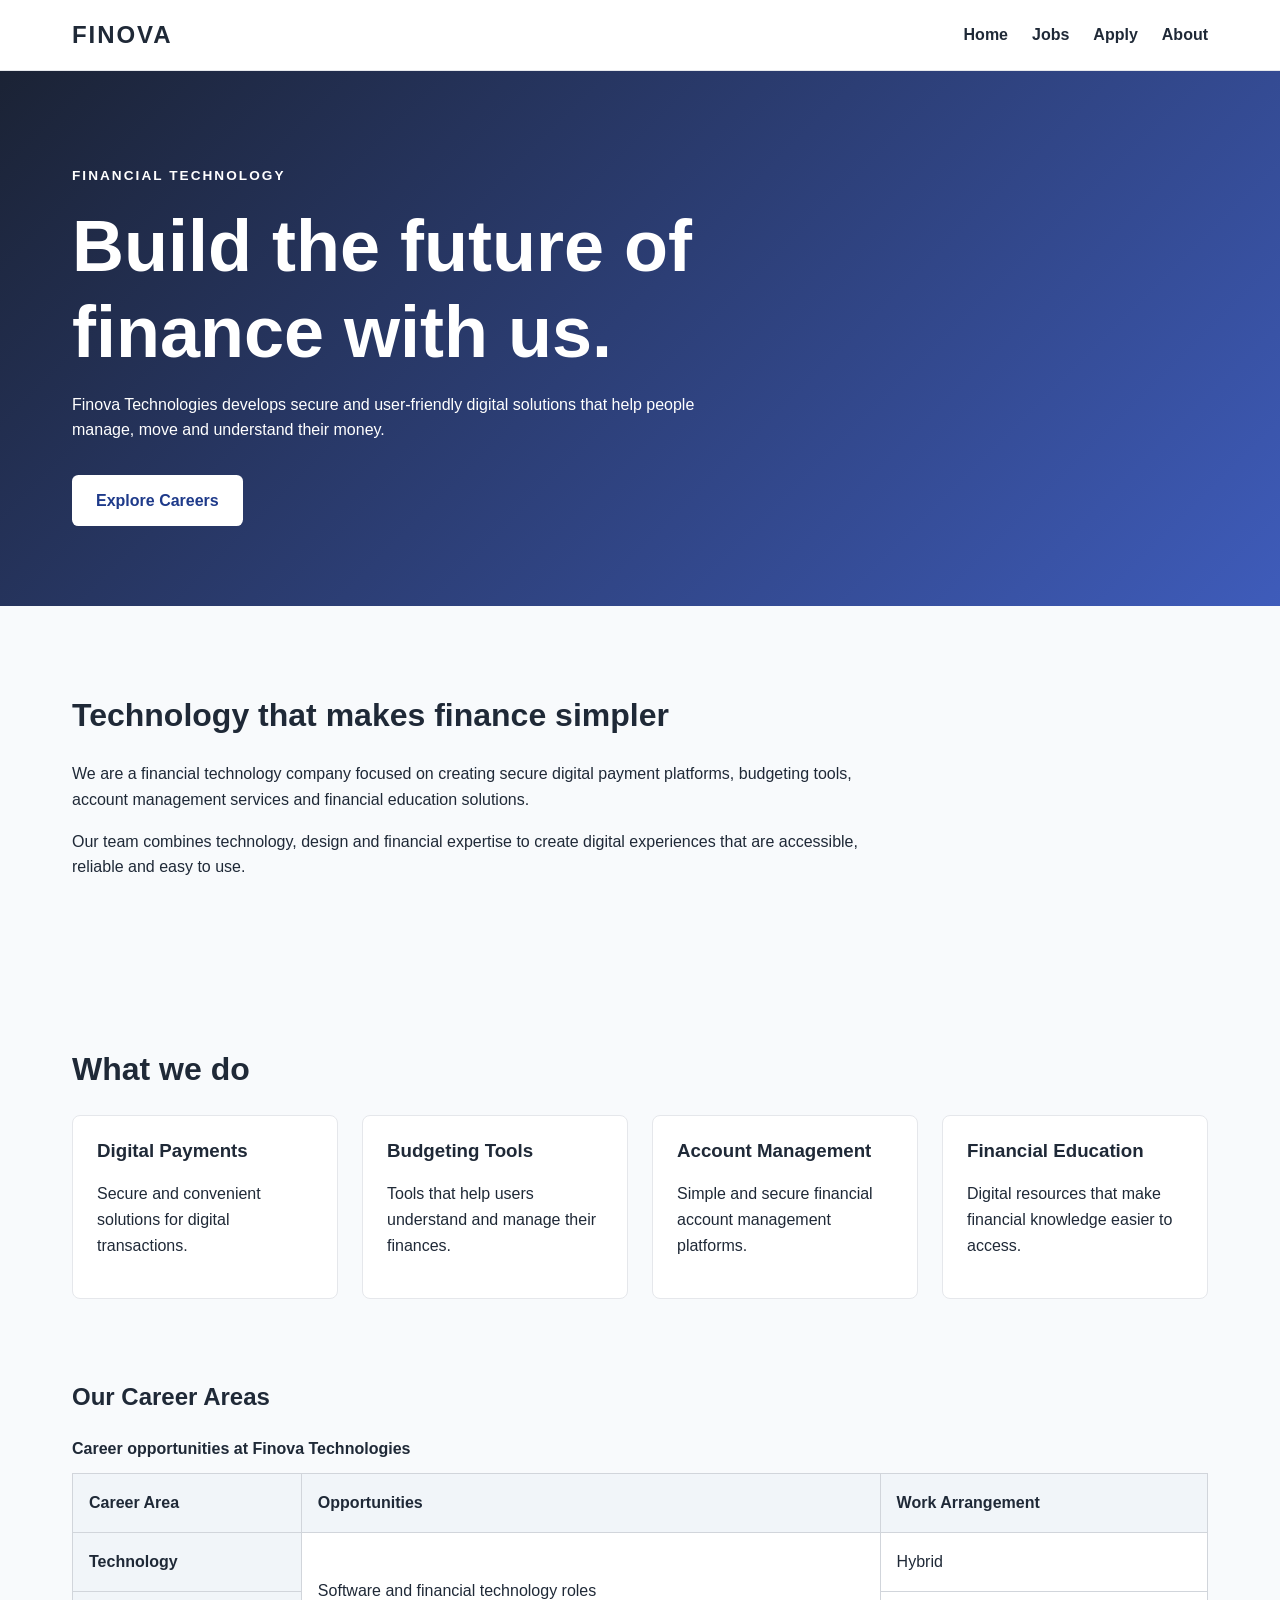
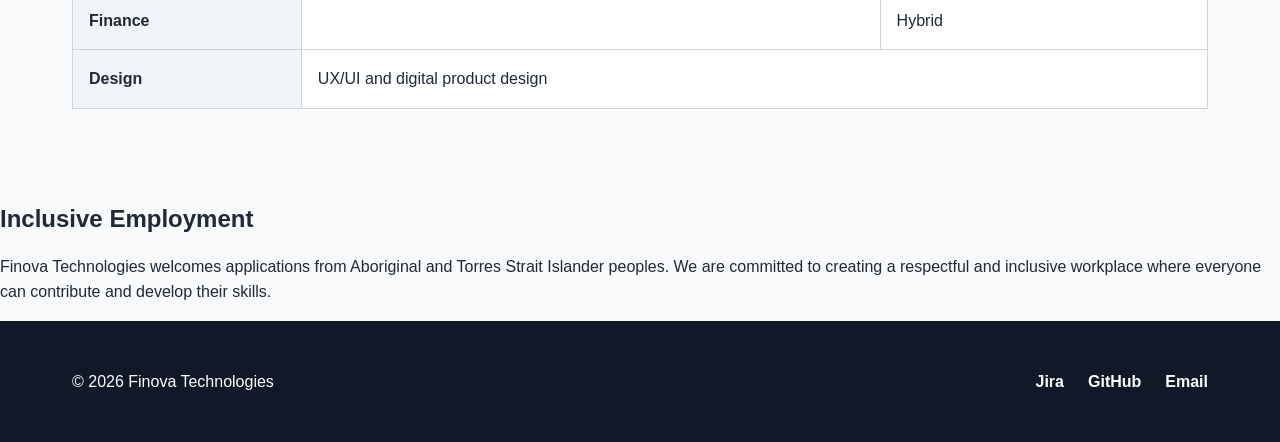
<file: index.html>
<!DOCTYPE html>
<html lang="en">

<head>
    <meta charset="UTF-8">
    <meta name="viewport" content="width=device-width, initial-scale=1.0">
    <title>Finova Technologies | Home</title>

    <link rel="stylesheet" href="styles/styles.css">

    <style>
        .inclusion {
            margin-top: 2rem;
        }
    </style>
</head>

<body>

    <header>
        <div class="site-header">

            <a href="index.html" class="logo">
                FINOVA
            </a>

            <nav aria-label="Main navigation">
                <ul>
                    <li><a href="index.html">Home</a></li>
                    <li><a href="jobs.html">Jobs</a></li>
                    <li><a href="apply.html">Apply</a></li>
                    <li><a href="about.html">About</a></li>
                </ul>
            </nav>

        </div>
    </header>

    <main aria-label="Home page">

        <section class="hero">

            <div class="hero-content">

                <p class="eyebrow" style="letter-spacing: 0.15em;">
                    FINANCIAL TECHNOLOGY
                </p>

                <h1>Build the future of finance with us.</h1>

                <p>
                    Finova Technologies develops secure and user-friendly
                    digital solutions that help people manage, move and
                    understand their money.
                </p>

                <a href="jobs.html" class="button">
                    Explore Careers
                </a>

            </div>

        </section>


        <section class="introduction">

            <h2>Technology that makes finance simpler</h2>

            <p>
                We are a financial technology company focused on creating
                secure digital payment platforms, budgeting tools, account
                management services and financial education solutions.
            </p>

            <p>
                Our team combines technology, design and financial expertise
                to create digital experiences that are accessible, reliable
                and easy to use.
            </p>

        </section>


        <section class="services">

            <h2>What we do</h2>

            <div class="service-list">

                <article>
                    <h3>Digital Payments</h3>
                    <p>
                        Secure and convenient solutions for digital
                        transactions.
                    </p>
                </article>

                <article>
                    <h3>Budgeting Tools</h3>
                    <p>
                        Tools that help users understand and manage
                        their finances.
                    </p>
                </article>

                <article>
                    <h3>Account Management</h3>
                    <p>
                        Simple and secure financial account management
                        platforms.
                    </p>
                </article>

                <article>
                    <h3>Financial Education</h3>
                    <p>
                        Digital resources that make financial knowledge
                        easier to access.
                    </p>
                </article>

            </div>

        </section>


        <section class="career-areas">

            <h2>Our Career Areas</h2>

            <table>

                <caption>Career opportunities at Finova Technologies</caption>

                <thead>
                    <tr>
                        <th scope="col">Career Area</th>
                        <th scope="col">Opportunities</th>
                        <th scope="col">Work Arrangement</th>
                    </tr>
                </thead>

                <tbody>
                    <tr>
                        <th scope="row">Technology</th>
                        <td rowspan="2">
                            Software and financial technology roles
                        </td>
                        <td>Hybrid</td>
                    </tr>

                    <tr>
                        <th scope="row">Finance</th>
                        <td>Hybrid</td>
                    </tr>

                    <tr>
                        <th scope="row">Design</th>
                        <td colspan="2">
                            UX/UI and digital product design
                        </td>
                    </tr>
                </tbody>

            </table>

        </section>


        <section class="inclusion">

            <h2>Inclusive Employment</h2>

            <p>
                Finova Technologies welcomes applications from Aboriginal
                and Torres Strait Islander peoples. We are committed to
                creating a respectful and inclusive workplace where
                everyone can contribute and develop their skills.
            </p>

        </section>

    </main>


    <footer>

        <div class="footer-content">

            <p>&copy; 2026 Finova Technologies</p>

            <nav aria-label="Footer navigation">
                <ul>
                    <li><a href="https://jiajinzhang.atlassian.net/jira/software/projects/CGFTFC/boards/2/backlog">Jira</a></li>
                    <li><a href="https://github.com/JiajinZhang-123/COS10026-G04-Financial-Technology-FinTech-Company">GitHub</a></li>
                    <li>
                        <a href="mailto:info@finova.example">
                            Email
                        </a>
                    </li>
                </ul>
            </nav>

        </div>

    </footer>

</body>

</html>
</file>
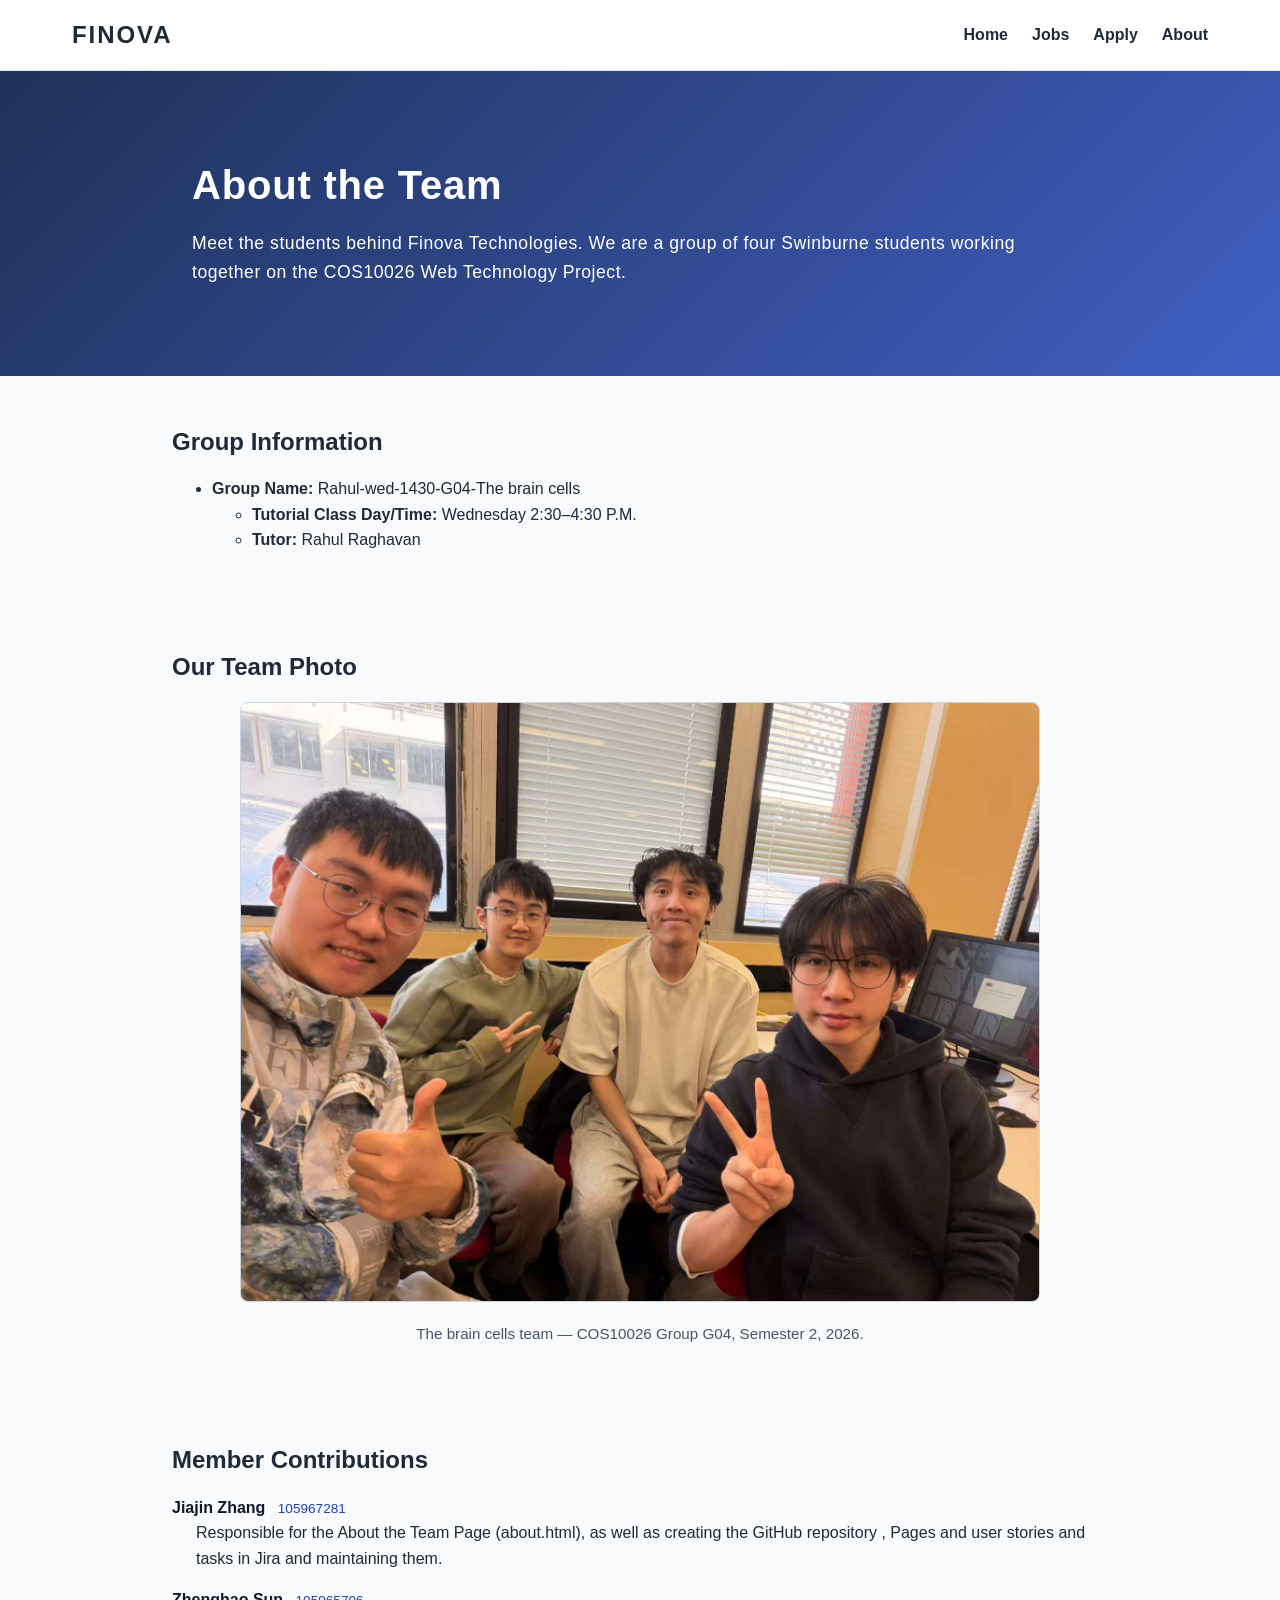
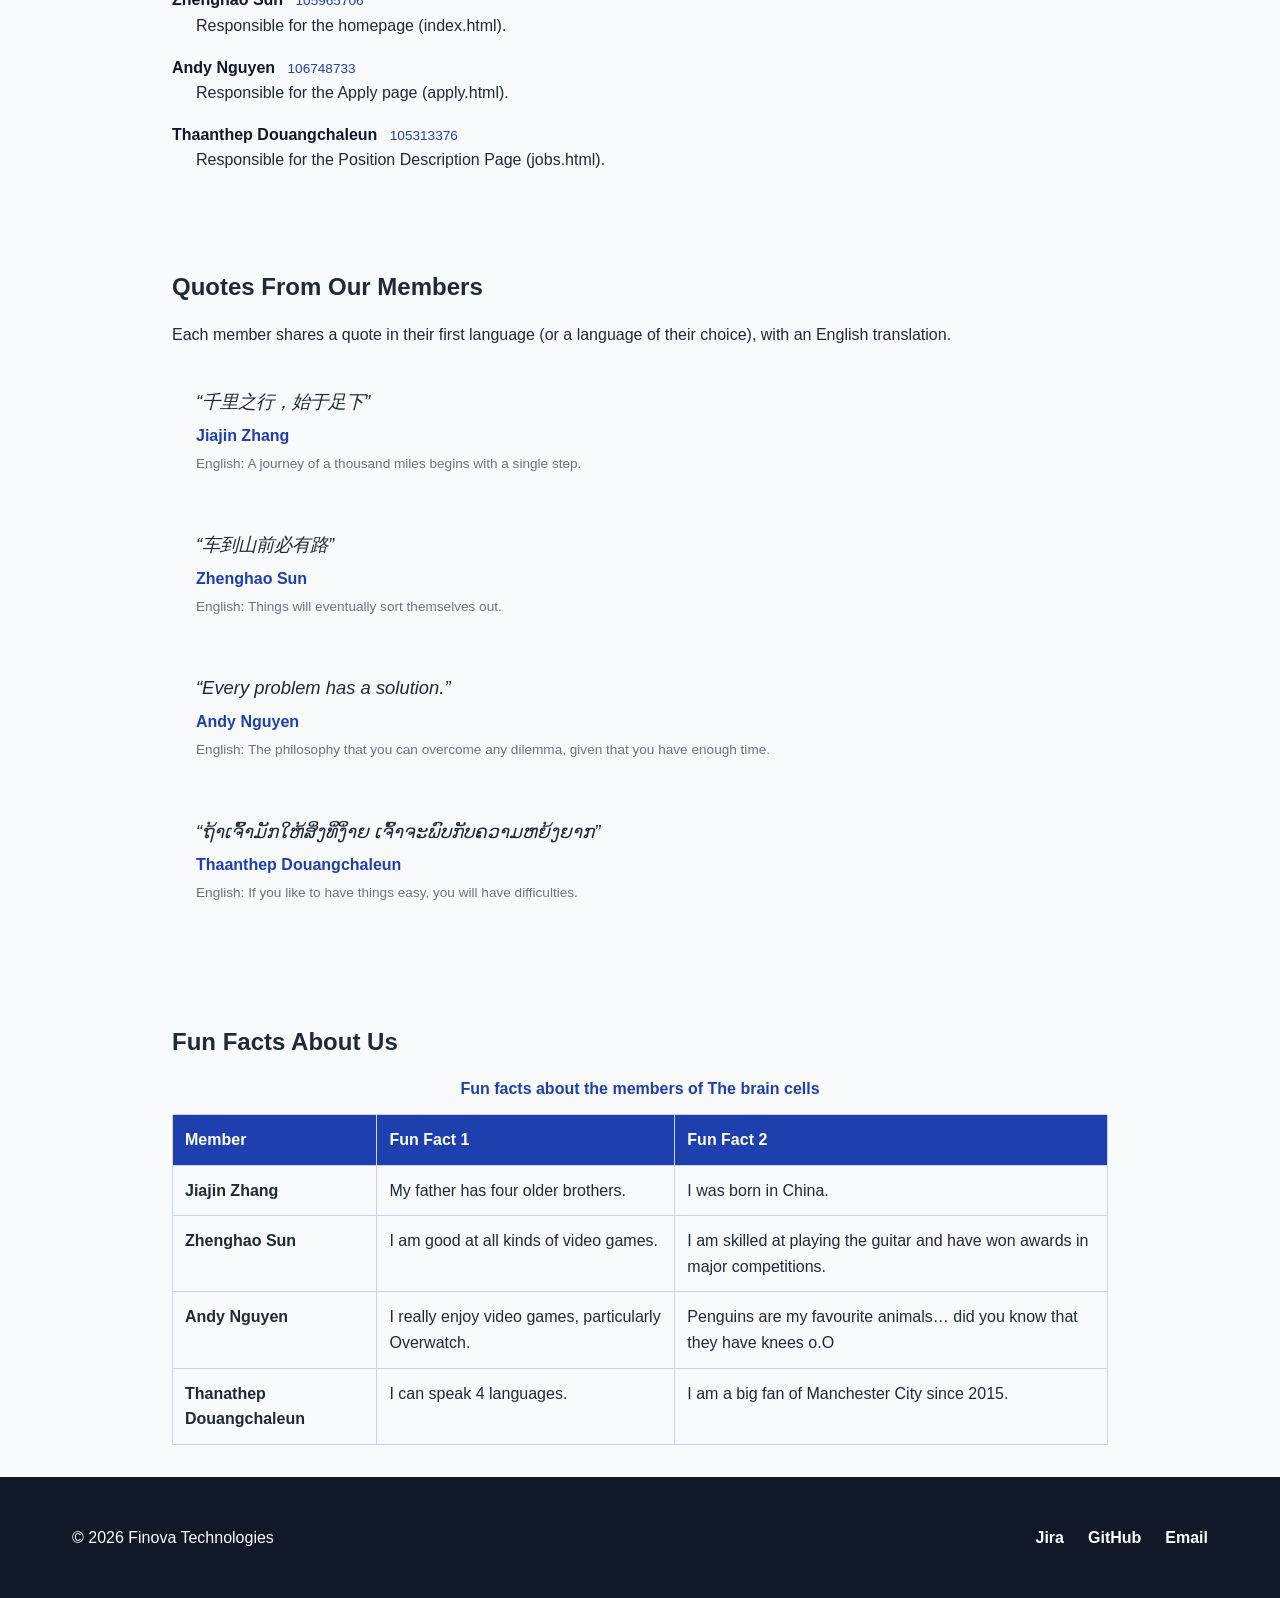
<file: about.html>
<!DOCTYPE html>
<html lang="en">

<head>
    <meta charset="UTF-8">
    <meta name="viewport" content="width=device-width, initial-scale=1.0">

    <title>Finova Technologies | About the Team</title>

    <link rel="stylesheet" href="styles/styles.css">
    <!-- Internal CSS -->
    <style>
    .about-intro {
            letter-spacing: 0.03em;
        }
    </style>

</head>

<body>

    <header>
        <div class="site-header">

            <a href="index.html" class="logo">
                FINOVA
            </a>

            <nav aria-label="Main navigation">
                <ul>
                    <li><a href="index.html">Home</a></li>
                    <li><a href="jobs.html">Jobs</a></li>
                    <li><a href="apply.html">Apply</a></li>
                    <li><a href="about.html">About</a></li>
                </ul>
            </nav>

        </div>
    </header>



    <main aria-label="About the team">

        <!-- Page title -->
        <section class="about-hero">
            <!-- Inline CSS -->
            <h1 style="letter-spacing: 0.02em;">About the Team</h1>

            <p class="about-intro">
                Meet the students behind Finova Technologies.
                We are a group of four Swinburne students working
                together on the COS10026 Web Technology Project.
            </p>
        </section>


        <!-- Group information -->
        <section class="about-section">

            <h2>Group Information</h2>

            <ul class="group-info">
                <li>
                    <strong>Group Name:</strong>
                    Rahul-wed-1430-G04-The brain cells
                    <ul>
                        <li>
                            <strong>Tutorial Class Day/Time:</strong>
                            Wednesday 2:30&ndash;4:30 P.M.
                        </li>
                        <li>
                            <strong>Tutor:</strong>
                            Rahul Raghavan
                        </li>
                    </ul>
                </li>
            </ul>

        </section>


        <!-- Group photo -->
        <section class="about-section">

            <h2>Our Team Photo</h2>

            <figure class="group-figure">
                <img src="images/group.jpg" alt="Group photo of the Finova Technologies student team." width="800">
                <figcaption>
                    The brain cells team &mdash; COS10026 Group G04,
                    Semester 2, 2026.
                </figcaption>
            </figure>

        </section>


        <!-- Member contributions -->
        <section class="about-section">

            <h2>Member Contributions</h2>

            <dl class="contributions">
                <dt>
                    Jiajin Zhang
                    <span class="student-id">105967281</span>
                </dt>
                <dd>
                    Responsible for the About the Team Page
                    (about.html), as well as creating the GitHub
                    repository , Pages and user stories and tasks in Jira
                    and maintaining them.
                </dd>

                <dt>
                    Zhenghao Sun
                    <span class="student-id">105965706</span>
                </dt>
                <dd>
                    Responsible for the homepage (index.html).
                </dd>

                <dt>
                    Andy Nguyen
                    <span class="student-id">106748733</span>
                </dt>
                <dd>
                    Responsible for the Apply page (apply.html).
                </dd>

                <dt>
                    Thaanthep Douangchaleun
                    <span class="student-id">105313376</span>
                </dt>
                <dd>
                    Responsible for the Position Description Page
                    (jobs.html).
                </dd>
            </dl>

        </section>


        <!-- Quotes from each member -->
        <section class="about-section">

            <h2>Quotes From Our Members</h2>

            <p>
                Each member shares a quote in their first language
                (or a language of their choice), with an English
                translation.
            </p>

            <article class="quote-card">
                <p class="quote-original">&ldquo;千里之行，始于足下&rdquo;</p>
                <p class="quote-author">Jiajin Zhang</p>
                <p class="quote-english">
                    English: A journey of a thousand miles begins with a
                    single step.
                </p>
            </article>

            <article class="quote-card">
                <p class="quote-original">&ldquo;车到山前必有路&rdquo;</p>
                <p class="quote-author">Zhenghao Sun</p>
                <p class="quote-english">
                    English: Things will eventually sort themselves out.
                </p>
            </article>

            <article class="quote-card">
                <p class="quote-original">&ldquo;Every problem has a solution.&rdquo;</p>
                <p class="quote-author">Andy Nguyen</p>
                <p class="quote-english">
                    English: The philosophy that you can overcome any
                    dilemma, given that you have enough time.
                </p>
            </article>

            <article class="quote-card">
                <p class="quote-original">
                    &ldquo;ຖ້າເຈົ້າມັກໃຫ້ສິ່ງທິ່ງິ່າຍ
                    ເຈົ້າຈະພົບກັບຄວາມຫຍ້ງຍາກ&rdquo;
                </p>
                <p class="quote-author">Thaanthep Douangchaleun</p>
                <p class="quote-english">
                    English: If you like to have things easy, you will
                    have difficulties.
                </p>
            </article>

        </section>


        <!-- Fun facts table -->
        <section class="about-section">

            <h2>Fun Facts About Us</h2>

            <table class="fun-facts">
                <caption>
                    Fun facts about the members of The brain cells
                </caption>

                <thead>
                    <tr>
                        <th scope="col">Member</th>
                        <th scope="col">Fun Fact 1</th>
                        <th scope="col">Fun Fact 2</th>
                    </tr>
                </thead>

                <tbody>
                    <tr>
                        <th scope="row">Jiajin Zhang</th>
                        <td>My father has four older brothers.</td>
                        <td>I was born in China.</td>
                    </tr>
                    <tr>
                        <th scope="row">Zhenghao Sun</th>
                        <td>I am good at all kinds of video games.</td>
                        <td>
                            I am skilled at playing the guitar and
                            have won awards in major competitions.
                        </td>
                    </tr>
                    <tr>
                        <th scope="row">Andy Nguyen</th>
                        <td>
                            I really enjoy video games, particularly
                            Overwatch.
                        </td>
                        <td>
                            Penguins are my favourite animals&hellip;
                            did you know that they have knees o.O
                        </td>
                    </tr>
                    <tr>
                        <th scope="row">Thanathep Douangchaleun</th>
                        <td>I can speak 4 languages.</td>
                        <td>I am a big fan of Manchester City since 2015.</td>
                    </tr>
                </tbody>
            </table>

        </section>

    </main>



    <footer>

        <div class="footer-content">

            <p>&copy; 2026 Finova Technologies</p>

            <nav aria-label="Footer navigation">
                <ul>
                    <li><a href="https://jiajinzhang.atlassian.net/jira/software/projects/CGFTFC/boards/2/backlog">Jira</a></li>
                    <li><a
                            href="https://github.com/JiajinZhang-123/COS10026-G04-Financial-Technology-FinTech-Company">GitHub</a>
                    </li>
                    <li>
                        <a href="mailto:info@finova.example">
                            Email
                        </a>
                    </li>
                </ul>
            </nav>

        </div>

    </footer>

</body>

</html>
</file>
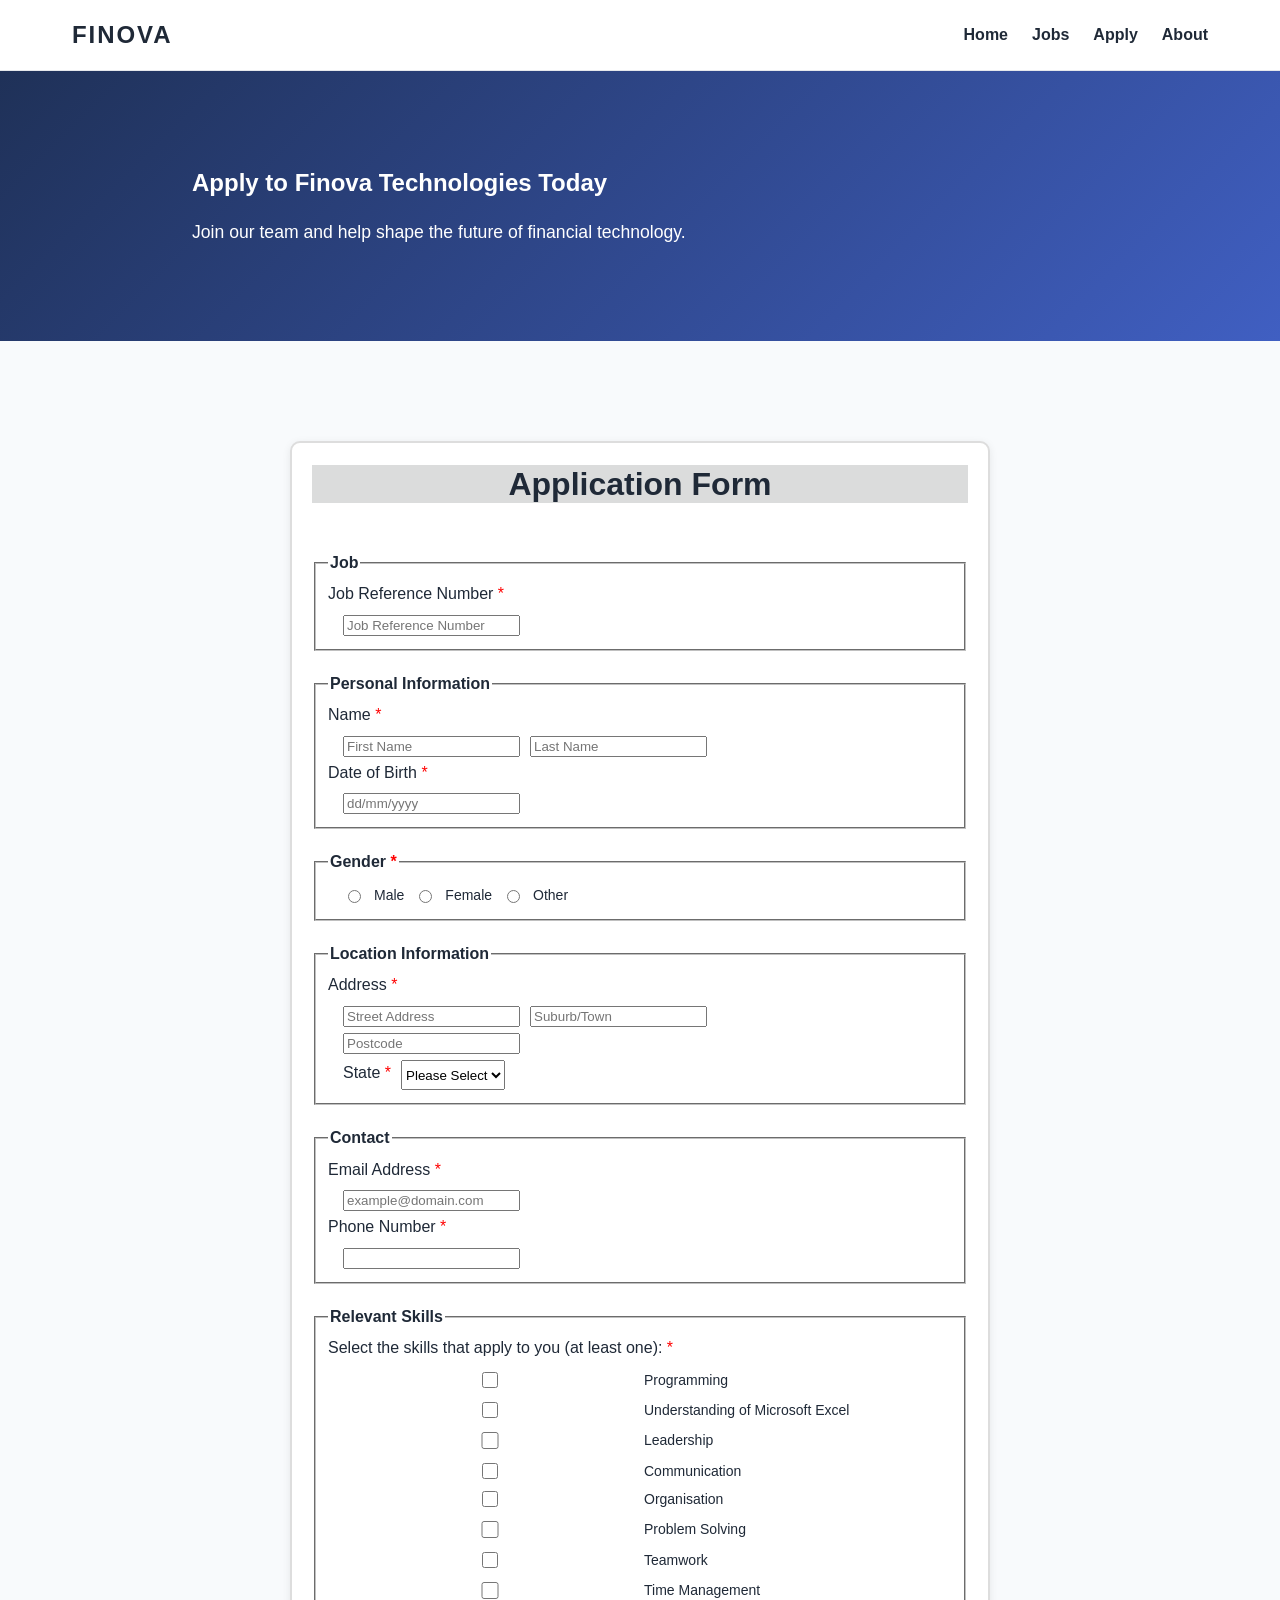
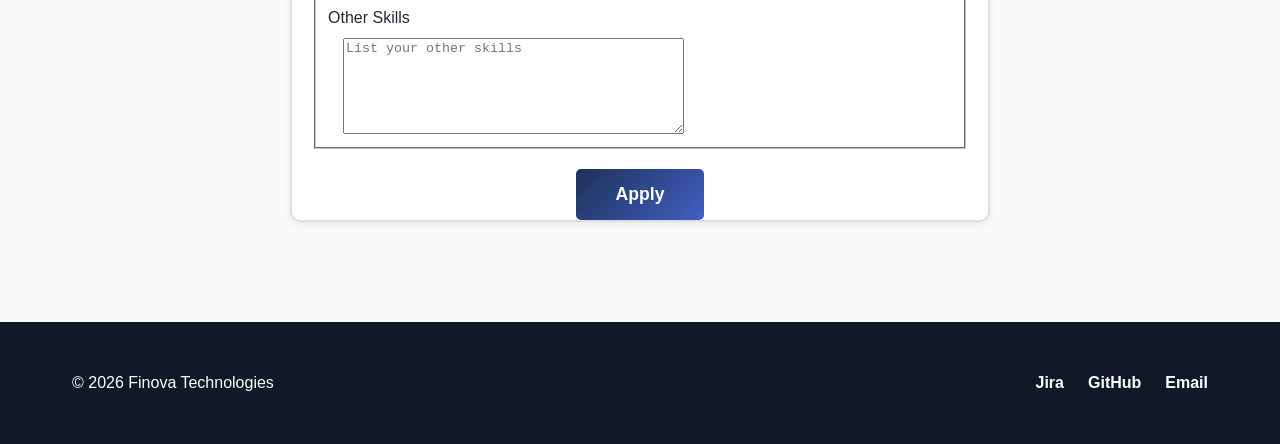
<file: apply.html>
<!DOCTYPE html>
<html lang="en">

    <head>
        <meta charset="UTF-8">
        <meta name="viewport" content="width=device-width, initial-scale=1.0">
        <title>Finova Technologies | Apply</title>

        <link rel="stylesheet" href="styles/styles.css">

        <style>
            fieldset {
                margin-bottom: 20px;
            }
        </style>

    </head>

    <body>
         <header>
            <div class="site-header">
                <a href="index.html" class="logo">
                    FINOVA
                </a>
                <nav aria-label="Main navigation">
                    <ul>
                        <li><a href="index.html">Home</a></li>
                        <li><a href="jobs.html">Jobs</a></li>
                        <li><a href="apply.html">Apply</a></li>
                        <li><a href="about.html">About</a></li>
                    </ul>
                </nav>
            </div>
        </header>

        <main aria-label="Job application form">

        <section class ="heroApply">
            <div class = "heroContentApply">
                <h2>Apply to Finova Technologies Today</h2>
                <p>Join our team and help shape the future of financial technology.</p>
            </div>
        </section>

        <div class="applyForm">

            <form action="https://mercury.swin.edu.au/it000000/formtest.php" method="POST">
                <h1 style="text-align: center; background: #dbdcdc;" >Application Form</h1>
                <br>
                <fieldset>
                    <legend><strong>Job</strong></legend>
                    <p class="infoTitle"> <label for="jobReferenceNumber">Job Reference Number <span class="required" aria-hidden="true">*</span></label></p>
                    <div class="nameInputs">
                        <input type="text" name="jobReferenceNumber" id="jobReferenceNumber" pattern="[A-Za-z0-9]{6}" required="required" maxlength="6" placeholder="Job Reference Number">
                    </div>
                </fieldset>
                
                <fieldset>
                    <legend><strong>Personal Information</strong></legend>

                    <div class="Name">
                        <p class="infoTitle"> <label for="firstName">Name <span class="required" aria-hidden="true">*</span></label></p>
                        <div class="nameInputs">
                            <input type="text" name="firstName" id="firstName" pattern="[A-Za-z]{1,20}" required="required" maxlength="20" placeholder="First Name">
                            <input type="text" name="lastName" id="lastName" pattern="[A-Za-z]{1,20}" required="required" maxlength="20" placeholder="Last Name">
                        </div>
                    </div>

                    <div class="dateOfBirth">
                        <p class="infoTitle"> <label for="dateOfBirth">Date of Birth <span class="required" aria-hidden="true">*</span></label></p>
                        <div class="nameInputs">
                            <input type="text" name="dateOfBirth" id="dateOfBirth" required="required" placeholder="dd/mm/yyyy" pattern="(0[1-9]|[12][0-9]|3[0-1])/(0[1-9]|1[0-2])/[0-9]{4}">
                        </div>
                    </div>

                </fieldset>
                
                <fieldset>
                    <legend><strong>Gender <span class="required" aria-hidden="true">*</span></strong></legend>
                     <div class="nameInputs">
                            <input type="radio" name="Gender" id="Male" required="required" value="Male">
                            <label for="Male" style="font-size: 14px;">Male</label>

                            <input type="radio" name="Gender" id="Female" value="Female">
                            <label for="Female" style="font-size: 14px;">Female</label>

                            <input type="radio" name="Gender" id="Other" value="Other">
                            <label for="Other" style="font-size: 14px;">Other</label>
                        </div>
                </fieldset>

                <fieldset>
                    <legend><strong>Location Information</strong></legend>

                    <div class="Location">
                        <p class="infoTitle"> <label for="streetAddress">Address <span class="required" aria-hidden="true">*</span></label></p>
                        <div class="nameInputs">
                            <input type="text" name="streetAddress" id="streetAddress" pattern="[A-Za-z0-9\s]{1,40}" required="required" maxlength="40" placeholder="Street Address">
                            <input type="text" name="suburbTown" id="suburbTown" pattern="[A-Za-z0-9\s]{1,40}" required="required" maxlength="40" placeholder="Suburb/Town">
                        </div>

                         <div class="nameInputs">
                            <input type="text" name="Postcode" id="Postcode" pattern="[0-9]{4}" required="required" maxlength="4" placeholder="Postcode">
                        </div>

                        <div class="nameInputs">
                            <p class="infoTitle"> <label for="State">State <span class="required" aria-hidden="true">*</span></label></p>
                            <select name="State" id="State" aria-label="State of residence" required="required">
                                <option value="">Please Select</option>
                                <option value="VIC">VIC</option>
                                <option value="NSW">NSW</option>
                                <option value="QLD">QLD</option>
                                <option value="NT">NT</option>
                                <option value="WA">WA</option>
                                <option value="SA">SA</option>
                                <option value="TAS">TAS</option>
                                <option value="ACT">ACT</option>
                            </select>
                         </div>
                    </div>
                </fieldset>

                 <fieldset>
                    <legend><strong>Contact</strong></legend>

                      <div class="Email">
                        <p class="infoTitle"> <label for="email">Email Address <span class="required" aria-hidden="true">*</span></label></p>
                        <div class="nameInputs">
                            <input type="email" name="email" id="email" pattern="[A-Za-z0-9._%+-]+@[A-Za-z0-9-]+(\.[A-Za-z0-9-]+)*\.[A-Za-z]{2,}" title="Please enter a valid email address with a domain, e.g. name@example.com" required="required" placeholder="example@domain.com"> <!-- Email validation pattern provided by GenAI-->
                        </div>
                    </div>

                    <div class="Number">
                        <p class="infoTitle"> <label for="phone">Phone Number <span class="required" aria-hidden="true">*</span></label></p>
                        <div class="nameInputs">
                            <input type="text" name="phone" id="phone" pattern="[0-9]{8,12}" required="required" maxlength="12" placeholder="">
                        </div>
                    </div>

                </fieldset>

                  <fieldset>
                    <legend><strong>Relevant Skills</strong></legend>

                      <div class="skillList" role="group" aria-label="Relevant skills">
                        <p class="infoTitle"> <label>Select the skills that apply to you (at least one): <span class="required" aria-hidden="true">*</span></label></p>
                        <div class="nameInputs">

                            <input type="checkbox" id="Programming" name="skills[]" value="Programming" required>
                            <label for="Programming" class="relevantSkills">Programming</label>

                            <input type="checkbox" id="MicrosoftExcel" name="skills[]" value="Microsoft Excel" required>
                            <label for="MicrosoftExcel" class="relevantSkills">Understanding of Microsoft Excel</label>
                            
                            <input type="checkbox" id="Leadership" name="skills[]" value="Leadership" required>
                            <label for="Leadership" class="relevantSkills">Leadership</label>
                            
                            <input type="checkbox" id="Communication" name="skills[]" value="Communication" required>
                            <label for="Communication" class="relevantSkills">Communication</label>
                              
                        </div>
                        <div class="nameInputs">
                                <input type="checkbox" id="Organisation" name="skills[]" value="Organisation" required>
                                <label for="Organisation" class="relevantSkills">Organisation</label>

                                <input type="checkbox" id="ProblemSolving" name="skills[]" value="Problem Solving" required>
                                <label for="ProblemSolving" class="relevantSkills">Problem Solving</label>

                                <input type="checkbox" id="Teamwork" name="skills[]" value="Teamwork" required>
                                <label for="Teamwork" class="relevantSkills">Teamwork</label>

                                <input type="checkbox" id="TimeManagement" name="skills[]" value="Time Management" required>
                                <label for="TimeManagement" class="relevantSkills">Time Management</label>
                        </div>
                    </div>

                    <div class="otherSkills">
                        <p class="infoTitle"> <label for="otherSkills">Other Skills</label></p>
                        <div class="nameInputs">
                            <textarea id="otherSkills" name="otherSkills" rows="6" cols="40" placeholder="List your other skills"></textarea>
                        </div>
                    </div>

                </fieldset>

                <div class="Submission">
                    <input type="submit" value="Apply" style="text-align: center;">
                </div>
                
            </form>
            </div>
        </main>

        <footer>

            <div class="footer-content">

                <p>&copy; 2026 Finova Technologies</p>

                <nav aria-label="Footer navigation">

                    <ul>
                        <li>
                            <a href="https://jiajinzhang.atlassian.net/jira/software/projects/CGFTFC/boards/2/backlog">
                                Jira
                            </a>
                        </li>

                        <li>
                            <a href="https://github.com/JiajinZhang-123/COS10026-G04-Financial-Technology-FinTech-Company">
                                GitHub
                            </a>
                        </li>

                        <li>
                            <a href="mailto:info@finova.example">
                                Email
                            </a>
                        </li>
                    </ul>

                </nav>

            </div>

        </footer>

     <script>
        // 技能复选框组校验：原生 required 只作用于单个复选框，
        // 这里实现"至少勾选一项"——勾了任意一项即放行，全部取消后恢复必填校验
        (function () {
            var skillBoxes = document.querySelectorAll('input[name="skills[]"]');

            function syncRequired() {
                var anyChecked = false;
                skillBoxes.forEach(function (box) {
                    if (box.checked) {
                        anyChecked = true;
                    }
                });
                skillBoxes.forEach(function (box) {
                    if (anyChecked) {
                        box.removeAttribute('required');
                    } else {
                        box.setAttribute('required', '');
                    }
                    box.setCustomValidity('');
                });
            }

            skillBoxes.forEach(function (box) {
                box.addEventListener('change', syncRequired);
            });
        })();
     </script>
     </body>

</html>
</file>
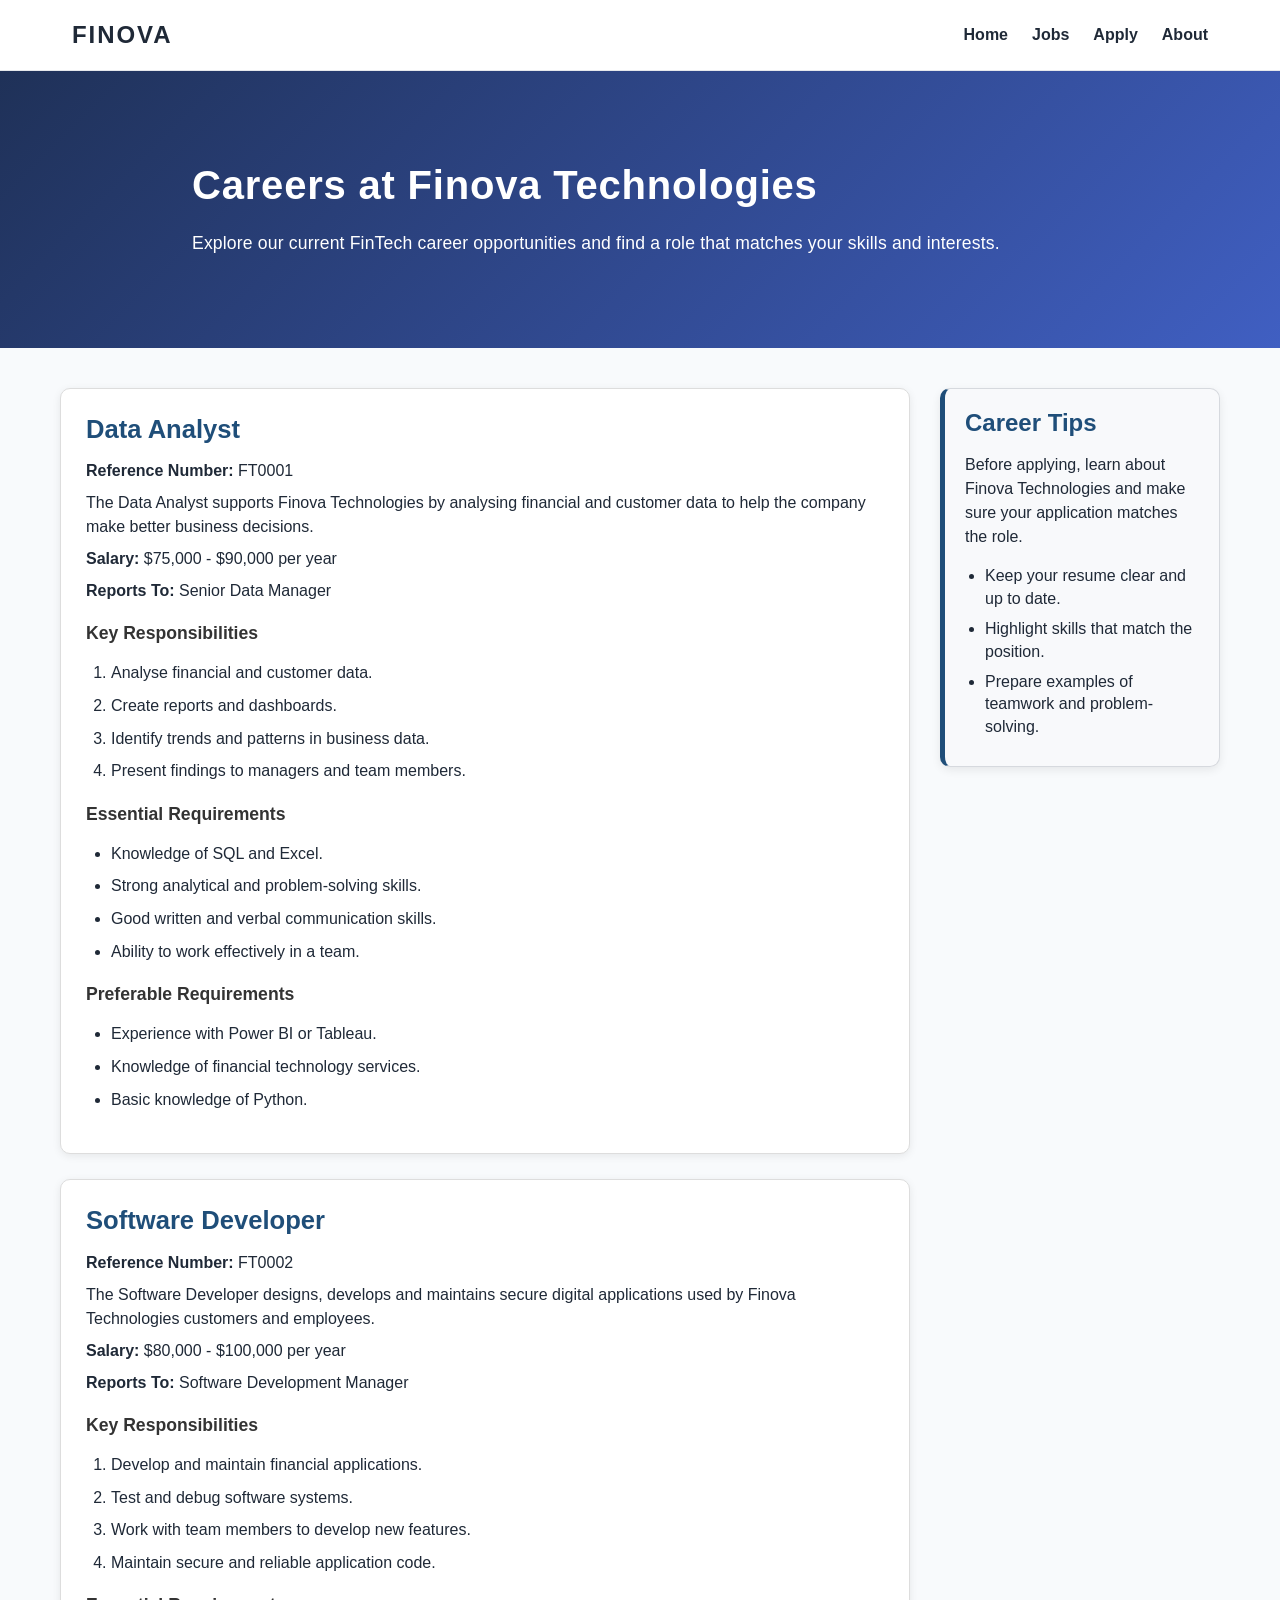
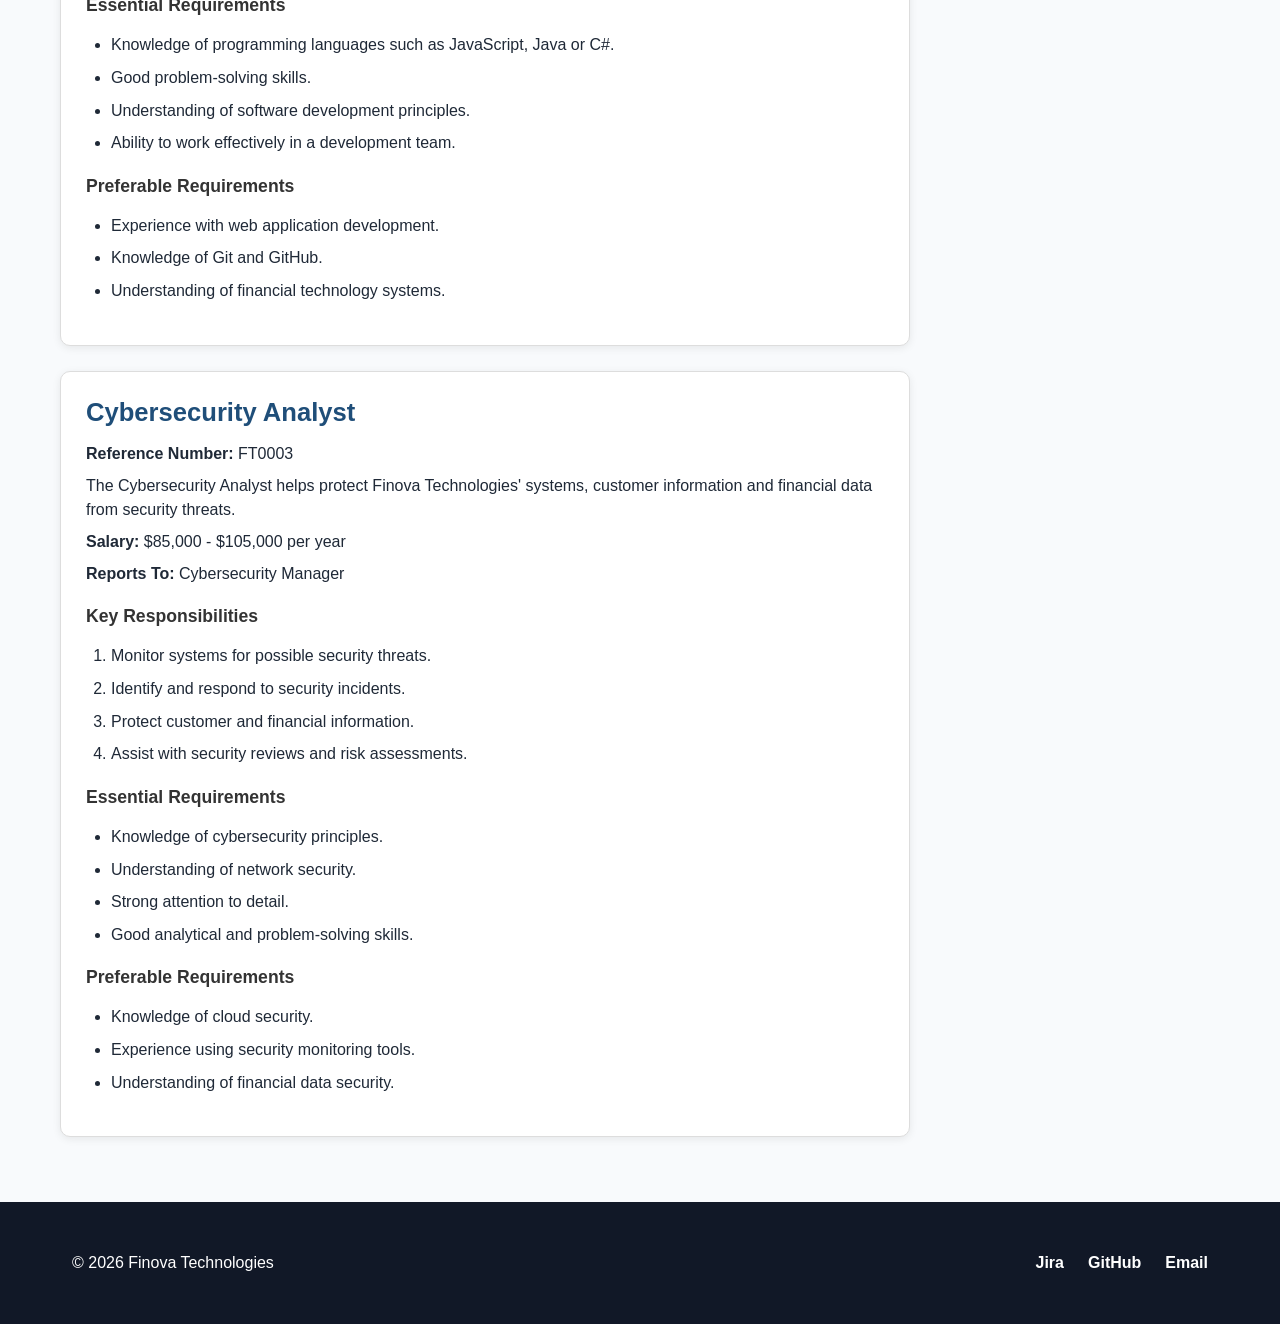
<file: jobs.html>
<!DOCTYPE html>
<html lang="en">

<head>
    <meta charset="UTF-8">
    <meta name="viewport" content="width=device-width, initial-scale=1.0">

    <title>Finova Technologies | Jobs</title>


    <link rel="stylesheet" href="styles/styles.css">


    <style>
        .jobs-intro {
            letter-spacing: 0.01em;
        }
    </style>
</head>

<body>



    <header>
        <div class="site-header">

            <a href="index.html" class="logo">
                FINOVA
            </a>

            <nav aria-label="Main navigation">
                <ul>
                    <li><a href="index.html">Home</a></li>
                    <li><a href="jobs.html">Jobs</a></li>
                    <li><a href="apply.html">Apply</a></li>
                    <li><a href="about.html">About</a></li>
                </ul>
            </nav>

        </div>
    </header>




    <main aria-label="Job listings">


        <section class="jobs jobs-intro">


            <h1 style="letter-spacing: 0.02em;">
                Careers at Finova Technologies
            </h1>

            <p>
                Explore our current FinTech career opportunities and
                find a role that matches your skills and interests.
            </p>

        </section>


        <div class="jobs-layout">




            <div class="job-list">



                <section class="job">

                    <h2>Data Analyst</h2>

                    <p>
                        <strong>Reference Number:</strong> FT0001
                    </p>

                    <p>
                        The Data Analyst supports Finova Technologies by
                        analysing financial and customer data to help the
                        company make better business decisions.
                    </p>

                    <p>
                        <strong>Salary:</strong>
                        $75,000 - $90,000 per year
                    </p>

                    <p>
                        <strong>Reports To:</strong>
                        Senior Data Manager
                    </p>

                    <h3>Key Responsibilities</h3>

                    <ol>
                        <li>Analyse financial and customer data.</li>
                        <li>Create reports and dashboards.</li>
                        <li>Identify trends and patterns in business data.</li>
                        <li>Present findings to managers and team members.</li>
                    </ol>

                    <h3>Essential Requirements</h3>

                    <ul>
                        <li>Knowledge of SQL and Excel.</li>
                        <li>Strong analytical and problem-solving skills.</li>
                        <li>Good written and verbal communication skills.</li>
                        <li>Ability to work effectively in a team.</li>
                    </ul>

                    <h3>Preferable Requirements</h3>

                    <ul>
                        <li>Experience with Power BI or Tableau.</li>
                        <li>Knowledge of financial technology services.</li>
                        <li>Basic knowledge of Python.</li>
                    </ul>

                </section>



                <section class="job">

                    <h2>Software Developer</h2>

                    <p>
                        <strong>Reference Number:</strong> FT0002
                    </p>

                    <p>
                        The Software Developer designs, develops and
                        maintains secure digital applications used by
                        Finova Technologies customers and employees.
                    </p>

                    <p>
                        <strong>Salary:</strong>
                        $80,000 - $100,000 per year
                    </p>

                    <p>
                        <strong>Reports To:</strong>
                        Software Development Manager
                    </p>

                    <h3>Key Responsibilities</h3>

                    <ol>
                        <li>Develop and maintain financial applications.</li>
                        <li>Test and debug software systems.</li>
                        <li>Work with team members to develop new features.</li>
                        <li>Maintain secure and reliable application code.</li>
                    </ol>

                    <h3>Essential Requirements</h3>

                    <ul>
                        <li>
                            Knowledge of programming languages such as
                            JavaScript, Java or C#.
                        </li>
                        <li>Good problem-solving skills.</li>
                        <li>
                            Understanding of software development principles.
                        </li>
                        <li>
                            Ability to work effectively in a development team.
                        </li>
                    </ul>

                    <h3>Preferable Requirements</h3>

                    <ul>
                        <li>Experience with web application development.</li>
                        <li>Knowledge of Git and GitHub.</li>
                        <li>
                            Understanding of financial technology systems.
                        </li>
                    </ul>

                </section>



                <section class="job">

                    <h2>Cybersecurity Analyst</h2>

                    <p>
                        <strong>Reference Number:</strong> FT0003
                    </p>

                    <p>
                        The Cybersecurity Analyst helps protect Finova
                        Technologies' systems, customer information and
                        financial data from security threats.
                    </p>

                    <p>
                        <strong>Salary:</strong>
                        $85,000 - $105,000 per year
                    </p>

                    <p>
                        <strong>Reports To:</strong>
                        Cybersecurity Manager
                    </p>

                    <h3>Key Responsibilities</h3>

                    <ol>
                        <li>Monitor systems for possible security threats.</li>
                        <li>Identify and respond to security incidents.</li>
                        <li>Protect customer and financial information.</li>
                        <li>
                            Assist with security reviews and risk assessments.
                        </li>
                    </ol>

                    <h3>Essential Requirements</h3>

                    <ul>
                        <li>Knowledge of cybersecurity principles.</li>
                        <li>Understanding of network security.</li>
                        <li>Strong attention to detail.</li>
                        <li>Good analytical and problem-solving skills.</li>
                    </ul>

                    <h3>Preferable Requirements</h3>

                    <ul>
                        <li>Knowledge of cloud security.</li>
                        <li>Experience using security monitoring tools.</li>
                        <li>Understanding of financial data security.</li>
                    </ul>

                </section>

            </div>



            <aside class="career-tips">

                <h2>Career Tips</h2>

                <p>
                    Before applying, learn about Finova Technologies
                    and make sure your application matches the role.
                </p>

                <ul>
                    <li>Keep your resume clear and up to date.</li>
                    <li>Highlight skills that match the position.</li>
                    <li>
                        Prepare examples of teamwork and
                        problem-solving.
                    </li>
                </ul>

            </aside>

        </div>

    </main>



    <footer>

        <div class="footer-content">

            <p>&copy; 2026 Finova Technologies</p>

            <nav aria-label="Footer navigation">

                <ul>
                    <li>
                        <a href="https://jiajinzhang.atlassian.net/jira/software/projects/CGFTFC/boards/2/backlog">
                            Jira
                        </a>
                    </li>

                    <li>
                        <a href="https://github.com/JiajinZhang-123/COS10026-G04-Financial-Technology-FinTech-Company">
                            GitHub
                        </a>
                    </li>

                    <li>
                        <a href="mailto:info@finova.example">
                            Email
                        </a>
                    </li>
                </ul>

            </nav>

        </div>

    </footer>

</body>

</html>
</file>
<file: styles/styles.css>
* {
    box-sizing: border-box;
}

body {
    margin: 0;
    font-family: Arial, Helvetica, sans-serif;
    line-height: 1.6;
    color: #1f2937;
    background-color: #f8fafc;
}

a {
    color: inherit;
}

h1,
h2,
h3 {
    line-height: 1.2;
}



/* =========================
   顶部导航栏（全站共用）
   sticky 让导航在滚动时固定在页面顶部
   ========================= */
header {
    position: sticky;
    top: 0;
    z-index: 100;
    background-color: #ffffff;
    border-bottom: 1px solid #e5e7eb;
}

.site-header {
    max-width: 1200px;
    margin: 0 auto;
    padding: 1rem 2rem;

    display: flex;
    justify-content: space-between;
    align-items: center;
}

.logo {
    font-size: 1.5rem;
    font-weight: bold;
    text-decoration: none;
    letter-spacing: 0.08em;
}

nav ul {
    display: flex;
    gap: 1.5rem;
    list-style: none;
    margin: 0;
    padding: 0;
}

nav a {
    text-decoration: none;
    font-weight: 600;
}

nav a:hover,
nav a:focus {
    text-decoration: underline;
}



.hero {
    min-height: 520px;

    display: flex;
    align-items: center;

    background:
        linear-gradient(135deg,
            rgba(15, 23, 42, 0.95),
            rgba(30, 64, 175, 0.85));

    color: white;
}

.hero-content {
    width: min(1200px, 100%);
    margin: 0 auto;
    padding: 5rem 2rem;
}

.heroContentApply {
    width: 100%;
    /*size of the container*/
    padding: 60px 15%;
    /* How far to the right the content is*/
}

.heroContentApply h1 {
    font-size: 2.3rem;
}

.heroContentApply p {
    font-size: 1.1rem;
}

/* =========================
   页面横幅（Hero）共用样式
   apply / jobs / about 三页使用同一套渐变与配色，
   集中定义避免重复
   ========================= */
.heroApply,
.jobs,
.about-hero {
    background: linear-gradient(135deg, #1f3158, #405fc2);
    color: white;
}

.heroApply {
    min-height: 270px;

    display: flex;
    align-items: center;
}

.eyebrow {
    font-size: 0.85rem;
    font-weight: bold;
    letter-spacing: 0.15em;
}

.hero h1 {
    max-width: 700px;
    margin: 1rem 0;

    font-size: clamp(2.5rem, 6vw, 4.5rem);
}

.hero p {
    max-width: 650px;
}

.button {
    display: inline-block;

    margin-top: 1rem;
    padding: 0.8rem 1.5rem;

    background-color: white;
    color: #1e3a8a;

    text-decoration: none;
    font-weight: bold;

    border-radius: 0.4rem;
}

.button:hover,
.button:focus {
    text-decoration: underline;
}




.introduction,
.services {
    max-width: 1200px;
    margin: 0 auto;
    padding: 4rem 2rem;
}

.introduction h2,
.services h2 {
    font-size: 2rem;
}

.introduction p {
    max-width: 800px;
}



.service-list {
    display: grid;
    grid-template-columns: repeat(4, 1fr);
    gap: 1.5rem;
}

.service-list article {
    padding: 1.5rem;

    background-color: white;
    border: 1px solid #e5e7eb;
    border-radius: 0.5rem;
}

.service-list h3 {
    margin-top: 0;
}



footer {
    background-color: #111827;
    color: white;
}

.footer-content {
    max-width: 1200px;
    margin: 0 auto;
    padding: 2rem;

    display: flex;
    justify-content: space-between;
    align-items: center;
}


@media (max-width: 800px) {

    .site-header {
        flex-direction: column;
        gap: 1rem;
    }

    .service-list {
        grid-template-columns: repeat(2, 1fr);
    }

    .footer-content {
        flex-direction: column;
        gap: 1rem;
    }
}

@media (max-width: 500px) {

    nav ul {
        flex-direction: column;
        align-items: center;
        gap: 0.5rem;
    }

    .service-list {
        grid-template-columns: 1fr;
    }

    .hero {
        min-height: 450px;
    }
}

.career-areas {
    max-width: 1200px;
    margin: 0 auto;
    padding: 0 2rem 4rem;
}

.career-areas table {
    width: 100%;
    border-collapse: collapse;
    margin-top: 1.5rem;
    background-color: white;
}

.career-areas caption {
    margin-bottom: 0.75rem;
    font-weight: bold;
    text-align: left;
}

.career-areas th,
.career-areas td {
    padding: 1rem;
    border: 1px solid #d1d5db;
    text-align: left;
}

.career-areas th {
    background-color: #f1f5f9;
}

/* =========================
   JOBS HERO SECTION
   ========================= */

.jobs,
.about-hero {
    margin: 0;
    padding: 90px 15%;
}

.about-hero {
    max-width: none;
    text-align: left;
}

/* jobs 与 about 的横幅标题、段落样式一致，合并定义 */
.jobs h1,
.about-hero h1 {
    font-size: 2.5rem;
    color: white;
    margin-top: 0;
    margin-bottom: 20px;
}

.jobs>p,
.about-hero p {
    font-size: 1.1rem;
    line-height: 1.6;
    color: white;
    margin-bottom: 0;
}



.jobs-layout {
    display: flex;
    gap: 30px;
    max-width: 1200px;
    margin: 40px auto;
    padding: 0 20px;
    align-items: flex-start;
}

.job-list {
    flex: 1;
    min-width: 0;
}



.job {
    margin: 0 0 25px;
    padding: 25px;
    background-color: #ffffff;
    border: 1px solid #dddddd;
    border-radius: 10px;
    box-shadow: 0 2px 8px rgba(0, 0, 0, 0.08);
}

.job h2 {
    color: #1f4e79;
    font-size: 1.6rem;
    margin-top: 0;
    margin-bottom: 15px;
}

.job h3 {
    color: #333333;
    font-size: 1.1rem;
    margin-top: 20px;
    margin-bottom: 8px;
}

.job p {
    line-height: 1.5;
    margin: 8px 0;
}

.job ol,
.job ul {
    padding-left: 25px;
    line-height: 1.6;
}

.job li {
    margin-bottom: 7px;
}




.career-tips {
    width: 280px;
    flex-shrink: 0;
    position: sticky;
    top: 20px;
    padding: 20px;
    background-color: #f8f9fb;
    border: 1px solid #d6d9de;
    border-left: 5px solid #1f4e79;
    border-radius: 10px;
    box-shadow: 0 3px 10px rgba(0, 0, 0, 0.08);
}

.career-tips h2 {
    color: #1f4e79;
    margin-top: 0;
    margin-bottom: 12px;
}

.career-tips p {
    line-height: 1.5;
}

.career-tips ul {
    padding-left: 20px;
    margin-bottom: 0;
}

.career-tips li {
    margin-bottom: 8px;
    line-height: 1.4;
}


/* =========================
   RESPONSIVE DESIGN
   ========================= */

@media screen and (max-width: 768px) {

    .jobs,
    .about-hero {
        padding: 50px 20px;
    }

    .jobs h1,
    .about-hero h1 {
        font-size: 1.8rem;
    }

    .jobs-layout {
        display: block;
        margin: 20px auto;
        padding: 0 15px;
    }

    .job {
        padding: 18px;
    }

    .career-tips {
        position: static;
        width: auto;
        margin: 20px 0;
    }

    /* apply 页横幅与表单在窄屏下的调整 */
    .heroApply {
        min-height: 220px;
    }

    .heroContentApply {
        padding: 40px 20px;
        text-align: center;
    }

    .heroContentApply h1 {
        font-size: 1.8rem;
    }

    fieldset {
        min-width: 0;
        padding: 15px 10px;
    }
}

/* =========================
     APPLICATION FORM
   ========================= */
    .applyForm {
        display: flex;
        gap: 20px;
        max-width: 700px;
        margin: 100px auto;
        padding: 0 20px;
        align-items: center;
        background-color: #ffffff;
        border: 2px solid #dddddd;
        border-radius: 10px; /* Rounded corners */
        box-shadow: 0 2px 8px rgba(0, 0, 0, 0.08); /* Adds a shadowy effect to the border */
        justify-content: center;
    }

    .applyForm form {
        width: 100%;
        max-width: 700px;
    }

    .infoTitle {
        margin: 0 0 5px; /* Leave a 5 pixel gap between Name and the two field inputs (firstName, lastName)*/
    }
    .nameInputs {
        display:flex; /* Disregards the standard HTML layout rules... also just called flexbox*/
        gap: 10px;
        padding: 3px 15px;
    }

    .relevantSkills {
       font-size: 0.875rem;
    }

    /* 必填字段标签后的红色星号 */
    .required {
        color: red;
    }

    /* 技能复选框：改成两列网格，避免 8 个选项挤在一条 flex 行里 */
    .skillList .nameInputs {
        display: grid;
        grid-template-columns: repeat(2, 1fr);
        gap: 8px;
    }

    .Submission {
        display: flex;
        justify-content: center;
        gap: 10px;
        margin-top: 20px;;
    }

    .Submission input[type="submit"] { /*Changes any input containers with type submit*/
        padding: 15px 40px; /*Size of the button*/
        font-weight: bold;
        font-size: 1.1rem;
        
        color: white;
        background: linear-gradient(135deg, #1f3158, #405fc2);

        border-radius: 5px;
        border: none;

        cursor: pointer;
    }

    .Submission input[type="submit"]:hover {
        background: linear-gradient(135deg, #405fc2, #1f3158);
        color:#b3b1b1
    }

/* =========================
   ABOUT PAGE
   ========================= */

/* .about-hero 的横幅背景、标题与段落样式已与 .jobs 合并，
   见「JOBS HERO SECTION」区块，避免重复定义 */

.about-section {
    max-width: 1000px;
    margin: 0 auto; /*Automatically divide left and right equally, the content will centered on the screen*/
    padding: 2rem;
}

.student-id {
    color: #1e40af;
    font-weight: normal;
    font-size: 0.85em;
    margin-left: 0.5rem;
}

.group-figure {
    max-width: 800px;
    margin: 1rem auto;
    text-align: center;
}

.group-figure img {
    width: 100%;
    height: auto;
    border-radius: 0.5rem; /* Make the picture rounder */
    border: 1px solid #cbd5e1;
}

.group-figure figcaption {
    margin-top: 0.75rem;
    color: #475569;
    font-size: 0.95rem;
}

/* Contributions definition list */
.contributions dt {
    margin-top: 1rem;
    font-weight: bold;
    color: #0f172a;
}

.contributions dd {
    margin-left: 1.5rem;
    margin-bottom: 0.5rem;
}

.quote-card {
    margin: 1.5rem 0;
    padding: 1rem 1.5rem;
}

.quote-card p {
    margin: 0; /* Remove the default margin that comes with the <p> tag */
}


.quote-original {
    font-style: italic;
    font-size: 1.15rem;
}


.quote-card .quote-author {
    margin-top: 0.4rem;   /* two class names, the weight will increase */
    font-weight: bold;
    color: #1e40af;
}

.quote-card .quote-english {
    margin-top: 0.25rem;  
    color: #6b7280;
    font-size: 0.85rem;
}

.fun-facts {
    width: 100%;
    border-collapse: collapse;  /* Merge the table borders */
    margin-top: 1rem;
}

.fun-facts caption {
    margin-bottom: 0.75rem;
    font-weight: bold;
    color: #1e40af;
}

.fun-facts th,
.fun-facts td {
    padding: 0.75rem;
    border: 1px solid #cbd5e1;
    text-align: left;
    vertical-align: top;
}

.fun-facts thead th {
    background-color: #1e40af;
    color: #ffffff;
}

.fun-facts tbody tr:hover {
    background-color: #e0e7ff;
}

@media (max-width: 500px) {
    /* 手机屏幕上技能选项改回单列 */
    .skillList .nameInputs {
        grid-template-columns: 1fr;
    }
}
</file>
